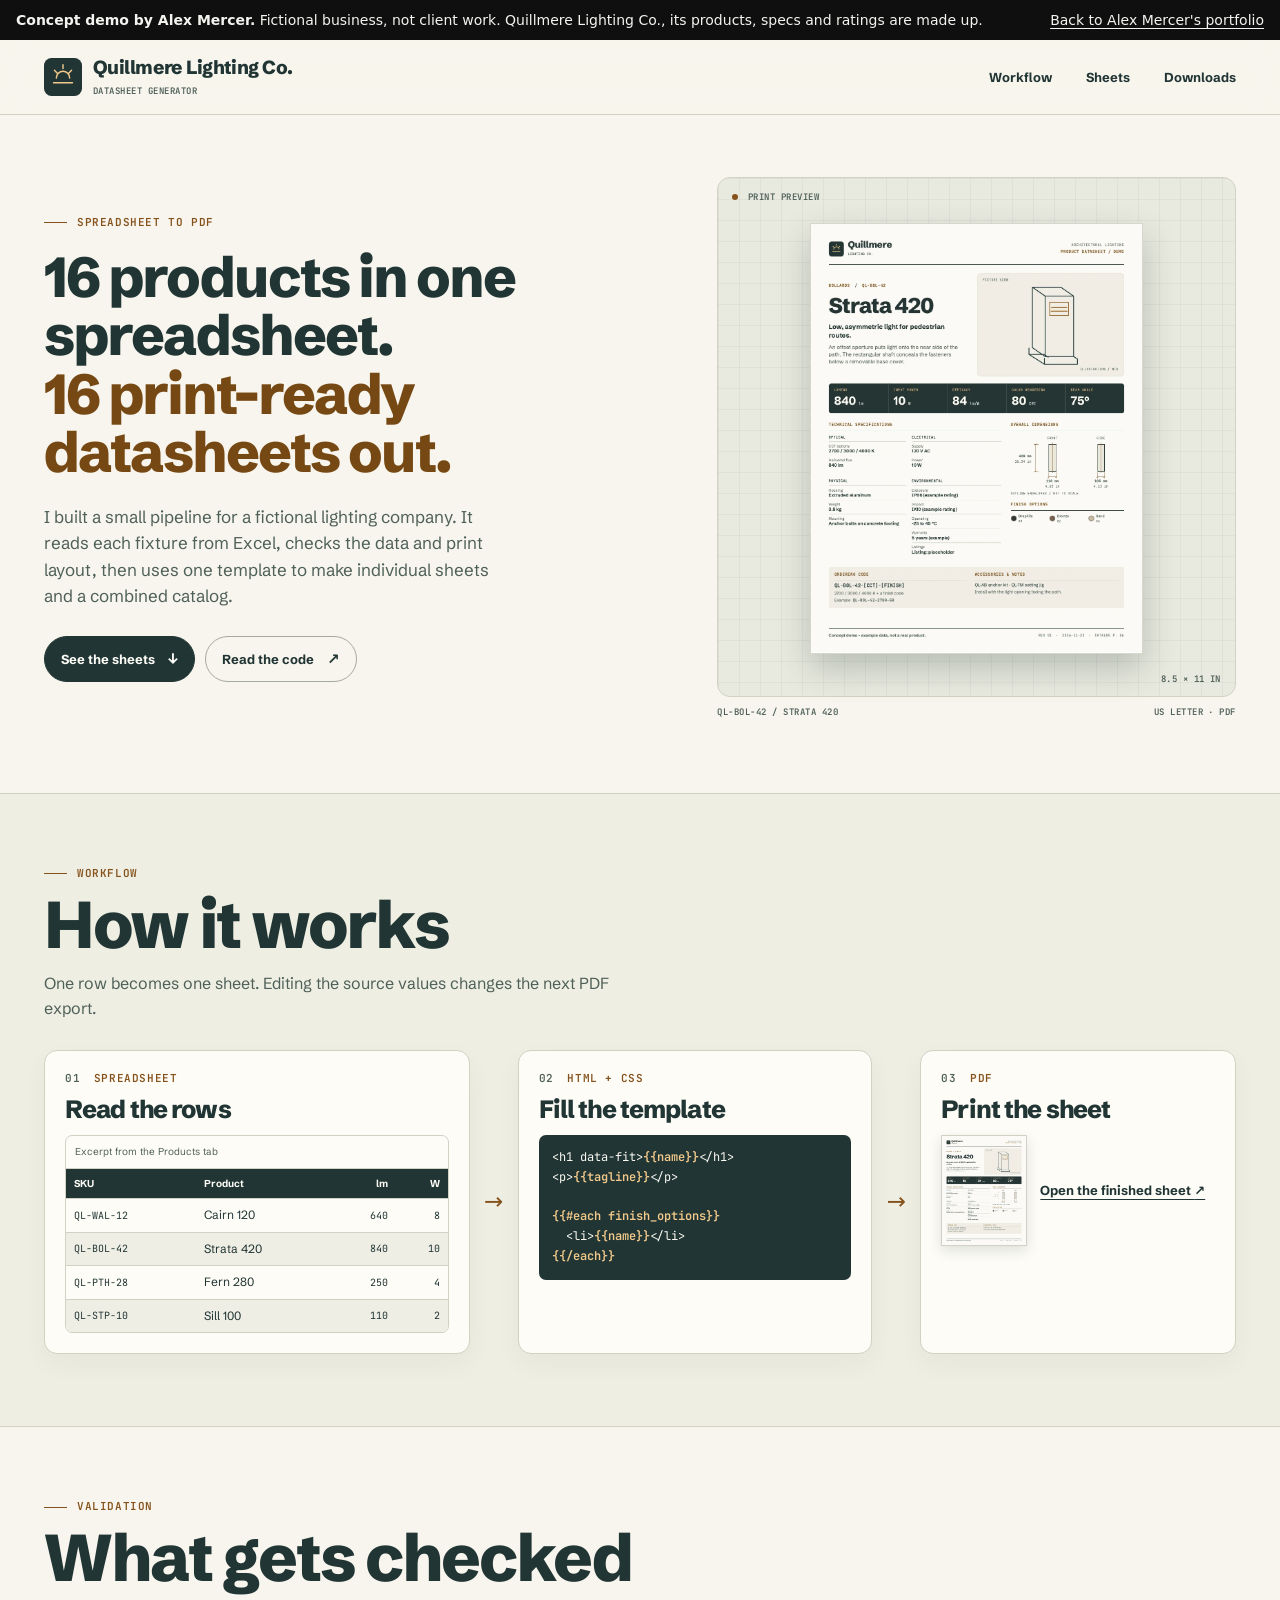
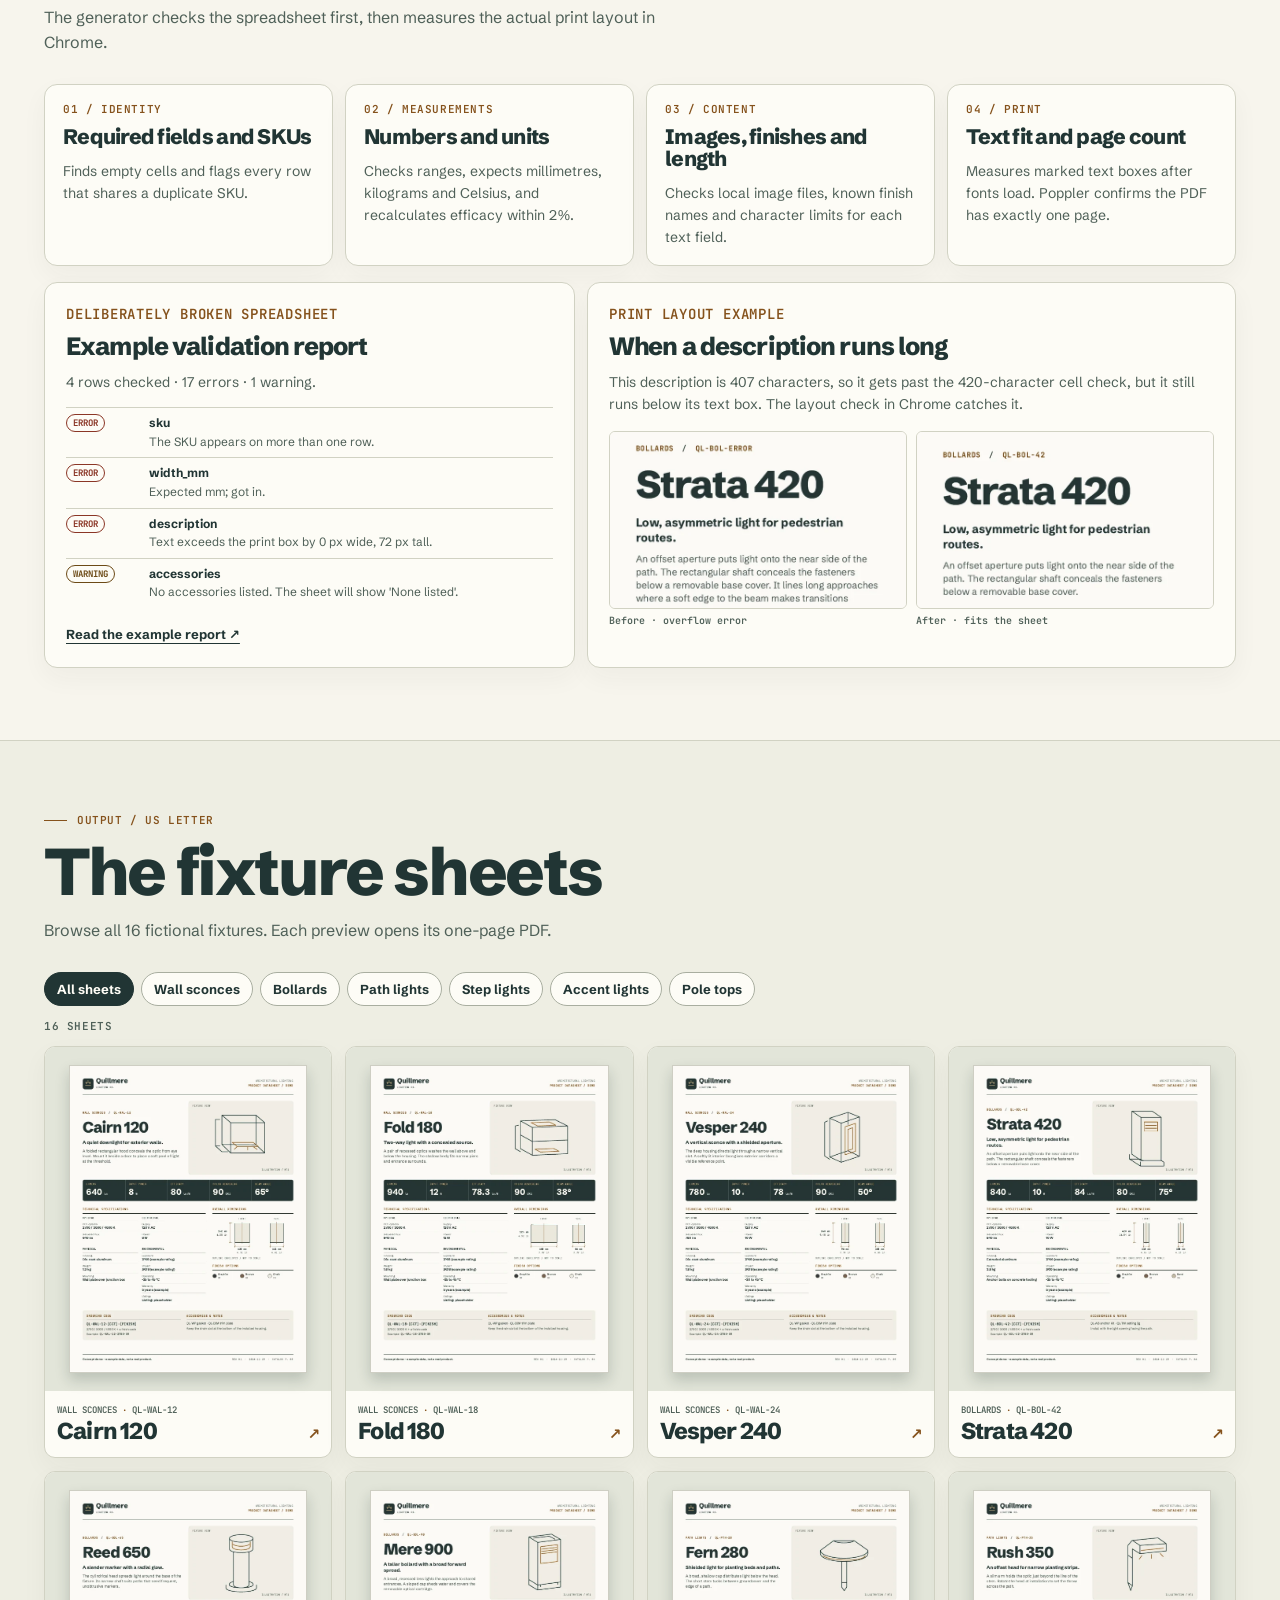
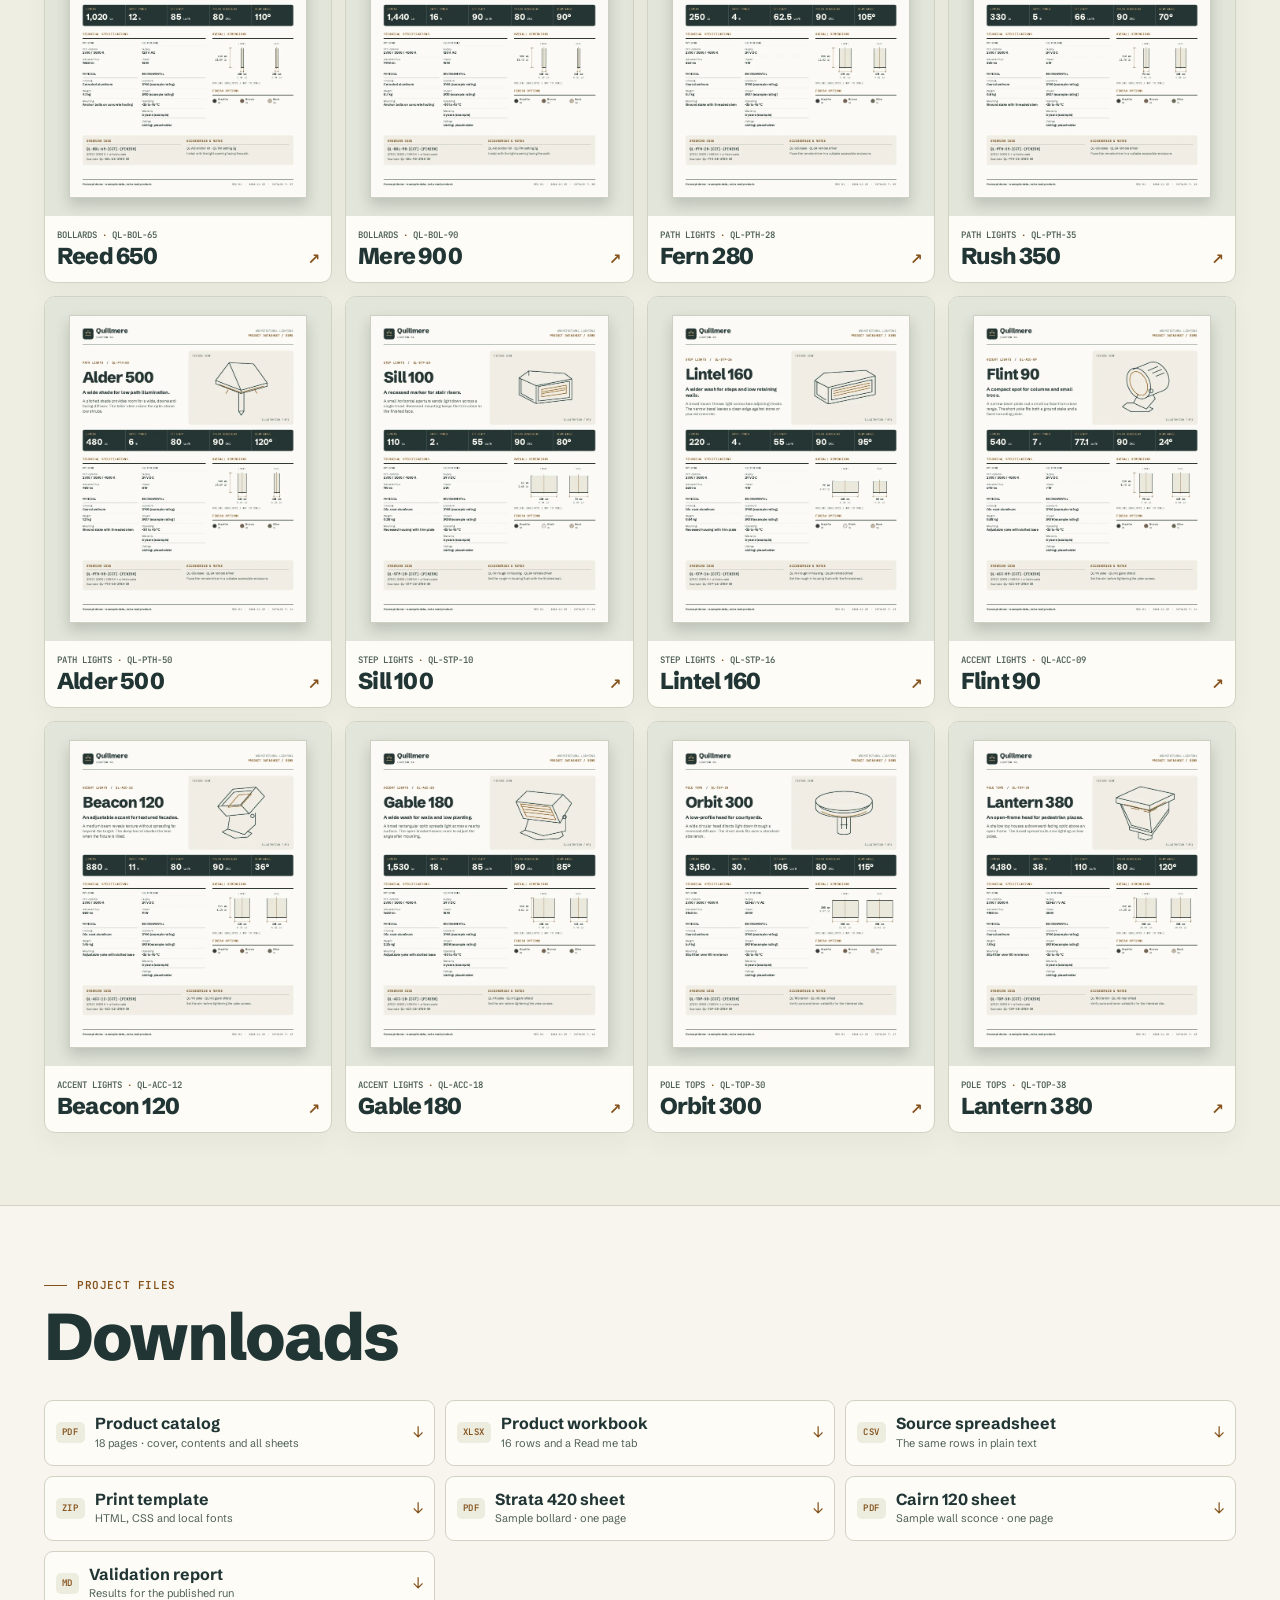
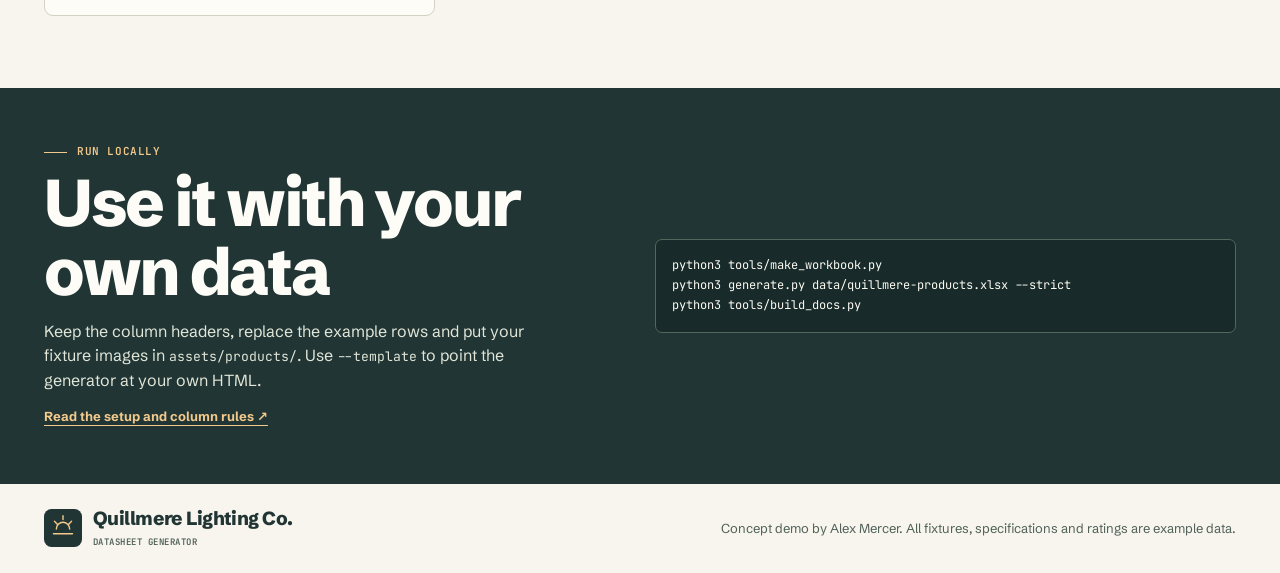
<file: docs/index.html>
<!doctype html>
<html lang="en">
<head>
  <meta charset="utf-8">
  <meta name="viewport" content="width=device-width, initial-scale=1">
  <meta name="robots" content="noindex">
  <link rel="icon" href="data:image/svg+xml,%3Csvg xmlns='http://www.w3.org/2000/svg' viewBox='0 0 32 32'%3E%3Crect width='32' height='32' rx='7' fill='%23243534'/%3E%3Cpath d='M9 21h14M16 9v4M10 12l2 2.5M22 12l-2 2.5' stroke='%23f2c989' stroke-width='2.4' stroke-linecap='round'/%3E%3C/svg%3E">
  <meta name="description" content="A portfolio concept demo that turns a product spreadsheet into print-ready lighting datasheets.">
  <title>Quillmere Lighting Co. / Datasheet Generator</title>
  <link rel="stylesheet" href="style.css">
  <script src="filters.js" defer></script>
</head>
<body>
<div class="am-demo-bar" role="note" style="font:14px/1.45 system-ui,-apple-system,'Segoe UI',sans-serif;background:#0f0f0f;color:#f3f3ef;padding:10px 16px;display:flex;flex-wrap:wrap;gap:6px 18px;justify-content:space-between;align-items:center;position:relative;z-index:50"><span><b>Concept demo by Alex Mercer.</b> Fictional business, not client work. Quillmere Lighting Co., its products, specs and ratings are made up.</span><a href="../index.html" style="color:#f3f3ef;text-decoration:underline;text-underline-offset:3px">Back to Alex Mercer&#39;s portfolio</a></div>
<header class="site-header">
  <div class="wrap nav-row">
    <a class="site-brand" href="#top"><svg viewBox="0 0 40 40" aria-hidden="true"><rect width="40" height="40" rx="8"/><path d="M10 26h20M13 21a7 7 0 0 1 14 0M20 7v4m-9 2 3 3m15-3-3 3"/></svg><span><b>Quillmere Lighting Co.</b><small>Datasheet generator</small></span></a>
    <nav aria-label="Project sections">
      <a href="#workflow">Workflow</a><a href="#sheets">Sheets</a><a href="#downloads">Downloads</a>
    </nav>
  </div>
</header>

<main id="top">
  <section class="hero wrap" aria-labelledby="hero-title">
    <div class="hero-copy">
      <p class="eyebrow ruled">Spreadsheet to PDF</p>
      <h1 id="hero-title">16 products in one spreadsheet.<br><span>16 print-ready datasheets out.</span></h1>
      <p class="lede">I built a small pipeline for a fictional lighting company. It reads each fixture from Excel, checks the data and print layout, then uses one template to make individual sheets and a combined catalog.</p>
      <div class="actions">
        <a class="button primary" href="#sheets">See the sheets <span aria-hidden="true">↓</span></a>
        <a class="button" href="https://github.com/alexmercer-projects/quillmere-datasheet-generator">Read the code <span aria-hidden="true">↗</span></a>
      </div>
    </div>
    <figure class="hero-visual">
      <div class="drawing-board">
        <span class="board-label"><span></span> Print preview</span>
        <a href="sheets/QL-BOL-42.pdf" aria-label="Open the Strata 420 PDF">
          <img src="img/featured.webp" width="960" height="1243" alt="Full Strata 420 sheet with a bollard drawing, specifications and finish swatches" fetchpriority="high">
        </a>
        <span class="board-size">8.5 × 11 IN</span>
      </div>
      <figcaption><span>QL-BOL-42 / Strata 420</span><span>US Letter · PDF</span></figcaption>
    </figure>
  </section>

  <section id="workflow" class="band workflow-band">
    <div class="wrap">
      <div class="section-head">
        <p class="eyebrow ruled">Workflow</p>
        <h2>How it works</h2>
        <p>One row becomes one sheet. Editing the source values changes the next PDF export.</p>
      </div>
      <div class="workflow">
        <article class="step">
          <p class="eyebrow"><span>01</span> Spreadsheet</p>
          <h3>Read the rows</h3>
          <div class="table-scroll" tabindex="0" aria-label="Scrollable product spreadsheet excerpt">
            <table>
              <caption>Excerpt from the Products tab</caption>
              <thead><tr><th scope="col">SKU</th><th scope="col">Product</th><th scope="col">lm</th><th scope="col">W</th></tr></thead>
              <tbody>
                <tr><td>QL-WAL-12</td><td>Cairn 120</td><td>640</td><td>8</td></tr><tr><td>QL-BOL-42</td><td>Strata 420</td><td>840</td><td>10</td></tr><tr><td>QL-PTH-28</td><td>Fern 280</td><td>250</td><td>4</td></tr><tr><td>QL-STP-10</td><td>Sill 100</td><td>110</td><td>2</td></tr>
              </tbody>
            </table>
          </div>
        </article>
        <span class="flow-arrow" aria-hidden="true">→</span>
        <article class="step code-step">
          <p class="eyebrow"><span>02</span> HTML + CSS</p>
          <h3>Fill the template</h3>
          <pre><code>&lt;h1 data-fit&gt;<b>&#123;&#123;name&#125;&#125;</b>&lt;/h1&gt;
&lt;p&gt;<b>&#123;&#123;tagline&#125;&#125;</b>&lt;/p&gt;

<b>&#123;&#123;#each finish_options&#125;&#125;</b>
  &lt;li&gt;<b>&#123;&#123;name&#125;&#125;</b>&lt;/li&gt;
<b>&#123;&#123;/each&#125;&#125;</b></code></pre>
        </article>
        <span class="flow-arrow" aria-hidden="true">→</span>
        <article class="step output-step">
          <p class="eyebrow"><span>03</span> PDF</p>
          <h3>Print the sheet</h3>
          <a href="sheets/QL-BOL-42.pdf">
            <img src="img/QL-BOL-42.webp" width="600" height="777" alt="Strata 420 finished datasheet" loading="lazy">
            <span>Open the finished sheet <span aria-hidden="true">↗</span></span>
          </a>
        </article>
      </div>
    </div>
  </section>

  <section id="checks" class="band wrap">
    <div class="section-head">
      <p class="eyebrow ruled">Validation</p>
      <h2>What gets checked</h2>
      <p>The generator checks the spreadsheet first, then measures the actual print layout in Chrome.</p>
    </div>
    <div class="check-grid">
      <article class="check"><p class="eyebrow">01 / Identity</p><h3>Required fields and SKUs</h3><p>Finds empty cells and flags every row that shares a duplicate SKU.</p></article>
      <article class="check"><p class="eyebrow">02 / Measurements</p><h3>Numbers and units</h3><p>Checks ranges, expects millimetres, kilograms and Celsius, and recalculates efficacy within 2%.</p></article>
      <article class="check"><p class="eyebrow">03 / Content</p><h3>Images, finishes and length</h3><p>Checks local image files, known finish names and character limits for each text field.</p></article>
      <article class="check"><p class="eyebrow">04 / Print</p><h3>Text fit and page count</h3><p>Measures marked text boxes after fonts load. Poppler confirms the PDF has exactly one page.</p></article>
    </div>
    <div class="example">
      <div class="report-example">
        <p class="eyebrow">Deliberately broken spreadsheet</p>
        <h3>Example validation report</h3>
        <p>4 rows checked · 17 errors · 1 warning.</p>
        <ul class="findings">
          <li><span class="severity error">error</span><div><strong>sku</strong><span>The SKU appears on more than one row.</span></div></li><li><span class="severity error">error</span><div><strong>width_mm</strong><span>Expected mm; got in.</span></div></li><li><span class="severity error">error</span><div><strong>description</strong><span>Text exceeds the print box by 0 px wide, 72 px tall.</span></div></li><li><span class="severity warning">warning</span><div><strong>accessories</strong><span>No accessories listed. The sheet will show &#x27;None listed&#x27;.</span></div></li>
        </ul>
        <a class="text-link" href="files/example-validation-report.md">Read the example report <span aria-hidden="true">↗</span></a>
      </div>
      <div class="overflow-example">
        <p class="eyebrow">Print layout example</p>
        <h3>When a description runs long</h3>
        <p>This description is 407 characters, so it gets past the 420-character cell check, but it still runs below its text box. The layout check in Chrome catches it.</p>
        <div class="comparison">
          <figure><img src="img/overflow-before.webp" width="640" height="380" loading="lazy" alt="Long description clipped before its final sentences"><figcaption>Before · overflow error</figcaption></figure>
          <figure><img src="img/overflow-after.webp" width="640" height="380" loading="lazy" alt="Shortened description fitting on the Strata 420 sheet"><figcaption>After · fits the sheet</figcaption></figure>
        </div>
      </div>
    </div>
  </section>

  <section id="sheets" class="band gallery-band">
    <div class="wrap">
      <div class="section-head">
        <p class="eyebrow ruled">Output / US Letter</p>
        <h2>The fixture sheets</h2>
        <p>Browse all 16 fictional fixtures. Each preview opens its one-page PDF.</p>
      </div>
      <div class="filters" role="group" aria-label="Filter sheets by fixture family">
        <button type="button" data-filter="" aria-pressed="true">All sheets</button>
        <button type="button" data-filter="Wall sconces" aria-pressed="false">Wall sconces</button><button type="button" data-filter="Bollards" aria-pressed="false">Bollards</button><button type="button" data-filter="Path lights" aria-pressed="false">Path lights</button><button type="button" data-filter="Step lights" aria-pressed="false">Step lights</button><button type="button" data-filter="Accent lights" aria-pressed="false">Accent lights</button><button type="button" data-filter="Pole tops" aria-pressed="false">Pole tops</button>
      </div>
      <p class="sheet-count" aria-live="polite">16 sheets</p>
      <div class="sheet-grid">
        
        <article class="sheet-card" data-family="Wall sconces">
          <a href="sheets/QL-WAL-12.pdf">
            <div class="thumb"><img src="img/QL-WAL-12.webp" width="600" height="777" alt="Cairn 120 datasheet preview with fixture line art" loading="lazy"></div>
            <div class="card-label">
              <p>Wall sconces <span>·</span> QL-WAL-12</p>
              <h3>Cairn 120<span aria-hidden="true">↗</span></h3>
            </div>
          </a>
        </article>
        
        <article class="sheet-card" data-family="Wall sconces">
          <a href="sheets/QL-WAL-18.pdf">
            <div class="thumb"><img src="img/QL-WAL-18.webp" width="600" height="777" alt="Fold 180 datasheet preview with fixture line art" loading="lazy"></div>
            <div class="card-label">
              <p>Wall sconces <span>·</span> QL-WAL-18</p>
              <h3>Fold 180<span aria-hidden="true">↗</span></h3>
            </div>
          </a>
        </article>
        
        <article class="sheet-card" data-family="Wall sconces">
          <a href="sheets/QL-WAL-24.pdf">
            <div class="thumb"><img src="img/QL-WAL-24.webp" width="600" height="777" alt="Vesper 240 datasheet preview with fixture line art" loading="lazy"></div>
            <div class="card-label">
              <p>Wall sconces <span>·</span> QL-WAL-24</p>
              <h3>Vesper 240<span aria-hidden="true">↗</span></h3>
            </div>
          </a>
        </article>
        
        <article class="sheet-card" data-family="Bollards">
          <a href="sheets/QL-BOL-42.pdf">
            <div class="thumb"><img src="img/QL-BOL-42.webp" width="600" height="777" alt="Strata 420 datasheet preview with fixture line art" loading="lazy"></div>
            <div class="card-label">
              <p>Bollards <span>·</span> QL-BOL-42</p>
              <h3>Strata 420<span aria-hidden="true">↗</span></h3>
            </div>
          </a>
        </article>
        
        <article class="sheet-card" data-family="Bollards">
          <a href="sheets/QL-BOL-65.pdf">
            <div class="thumb"><img src="img/QL-BOL-65.webp" width="600" height="777" alt="Reed 650 datasheet preview with fixture line art" loading="lazy"></div>
            <div class="card-label">
              <p>Bollards <span>·</span> QL-BOL-65</p>
              <h3>Reed 650<span aria-hidden="true">↗</span></h3>
            </div>
          </a>
        </article>
        
        <article class="sheet-card" data-family="Bollards">
          <a href="sheets/QL-BOL-90.pdf">
            <div class="thumb"><img src="img/QL-BOL-90.webp" width="600" height="777" alt="Mere 900 datasheet preview with fixture line art" loading="lazy"></div>
            <div class="card-label">
              <p>Bollards <span>·</span> QL-BOL-90</p>
              <h3>Mere 900<span aria-hidden="true">↗</span></h3>
            </div>
          </a>
        </article>
        
        <article class="sheet-card" data-family="Path lights">
          <a href="sheets/QL-PTH-28.pdf">
            <div class="thumb"><img src="img/QL-PTH-28.webp" width="600" height="777" alt="Fern 280 datasheet preview with fixture line art" loading="lazy"></div>
            <div class="card-label">
              <p>Path lights <span>·</span> QL-PTH-28</p>
              <h3>Fern 280<span aria-hidden="true">↗</span></h3>
            </div>
          </a>
        </article>
        
        <article class="sheet-card" data-family="Path lights">
          <a href="sheets/QL-PTH-35.pdf">
            <div class="thumb"><img src="img/QL-PTH-35.webp" width="600" height="777" alt="Rush 350 datasheet preview with fixture line art" loading="lazy"></div>
            <div class="card-label">
              <p>Path lights <span>·</span> QL-PTH-35</p>
              <h3>Rush 350<span aria-hidden="true">↗</span></h3>
            </div>
          </a>
        </article>
        
        <article class="sheet-card" data-family="Path lights">
          <a href="sheets/QL-PTH-50.pdf">
            <div class="thumb"><img src="img/QL-PTH-50.webp" width="600" height="777" alt="Alder 500 datasheet preview with fixture line art" loading="lazy"></div>
            <div class="card-label">
              <p>Path lights <span>·</span> QL-PTH-50</p>
              <h3>Alder 500<span aria-hidden="true">↗</span></h3>
            </div>
          </a>
        </article>
        
        <article class="sheet-card" data-family="Step lights">
          <a href="sheets/QL-STP-10.pdf">
            <div class="thumb"><img src="img/QL-STP-10.webp" width="600" height="777" alt="Sill 100 datasheet preview with fixture line art" loading="lazy"></div>
            <div class="card-label">
              <p>Step lights <span>·</span> QL-STP-10</p>
              <h3>Sill 100<span aria-hidden="true">↗</span></h3>
            </div>
          </a>
        </article>
        
        <article class="sheet-card" data-family="Step lights">
          <a href="sheets/QL-STP-16.pdf">
            <div class="thumb"><img src="img/QL-STP-16.webp" width="600" height="777" alt="Lintel 160 datasheet preview with fixture line art" loading="lazy"></div>
            <div class="card-label">
              <p>Step lights <span>·</span> QL-STP-16</p>
              <h3>Lintel 160<span aria-hidden="true">↗</span></h3>
            </div>
          </a>
        </article>
        
        <article class="sheet-card" data-family="Accent lights">
          <a href="sheets/QL-ACC-09.pdf">
            <div class="thumb"><img src="img/QL-ACC-09.webp" width="600" height="777" alt="Flint 90 datasheet preview with fixture line art" loading="lazy"></div>
            <div class="card-label">
              <p>Accent lights <span>·</span> QL-ACC-09</p>
              <h3>Flint 90<span aria-hidden="true">↗</span></h3>
            </div>
          </a>
        </article>
        
        <article class="sheet-card" data-family="Accent lights">
          <a href="sheets/QL-ACC-12.pdf">
            <div class="thumb"><img src="img/QL-ACC-12.webp" width="600" height="777" alt="Beacon 120 datasheet preview with fixture line art" loading="lazy"></div>
            <div class="card-label">
              <p>Accent lights <span>·</span> QL-ACC-12</p>
              <h3>Beacon 120<span aria-hidden="true">↗</span></h3>
            </div>
          </a>
        </article>
        
        <article class="sheet-card" data-family="Accent lights">
          <a href="sheets/QL-ACC-18.pdf">
            <div class="thumb"><img src="img/QL-ACC-18.webp" width="600" height="777" alt="Gable 180 datasheet preview with fixture line art" loading="lazy"></div>
            <div class="card-label">
              <p>Accent lights <span>·</span> QL-ACC-18</p>
              <h3>Gable 180<span aria-hidden="true">↗</span></h3>
            </div>
          </a>
        </article>
        
        <article class="sheet-card" data-family="Pole tops">
          <a href="sheets/QL-TOP-30.pdf">
            <div class="thumb"><img src="img/QL-TOP-30.webp" width="600" height="777" alt="Orbit 300 datasheet preview with fixture line art" loading="lazy"></div>
            <div class="card-label">
              <p>Pole tops <span>·</span> QL-TOP-30</p>
              <h3>Orbit 300<span aria-hidden="true">↗</span></h3>
            </div>
          </a>
        </article>
        
        <article class="sheet-card" data-family="Pole tops">
          <a href="sheets/QL-TOP-38.pdf">
            <div class="thumb"><img src="img/QL-TOP-38.webp" width="600" height="777" alt="Lantern 380 datasheet preview with fixture line art" loading="lazy"></div>
            <div class="card-label">
              <p>Pole tops <span>·</span> QL-TOP-38</p>
              <h3>Lantern 380<span aria-hidden="true">↗</span></h3>
            </div>
          </a>
        </article>
        
      </div>
    </div>
  </section>

  <section id="downloads" class="band wrap">
    <div class="section-head">
      <p class="eyebrow ruled">Project files</p>
      <h2>Downloads</h2>
    </div>
    <div class="downloads">
      
      <a href="files/quillmere-catalog-DEMO.pdf" download><span class="filetype">PDF</span><span><b>Product catalog</b><small>18 pages · cover, contents and all sheets</small></span><span class="download-arrow" aria-hidden="true">↓</span></a>
      
      <a href="files/quillmere-products.xlsx" download><span class="filetype">XLSX</span><span><b>Product workbook</b><small>16 rows and a Read me tab</small></span><span class="download-arrow" aria-hidden="true">↓</span></a>
      
      <a href="files/quillmere-products.csv" download><span class="filetype">CSV</span><span><b>Source spreadsheet</b><small>The same rows in plain text</small></span><span class="download-arrow" aria-hidden="true">↓</span></a>
      
      <a href="files/quillmere-template.zip" download><span class="filetype">ZIP</span><span><b>Print template</b><small>HTML, CSS and local fonts</small></span><span class="download-arrow" aria-hidden="true">↓</span></a>
      
      <a href="sheets/QL-BOL-42.pdf" download><span class="filetype">PDF</span><span><b>Strata 420 sheet</b><small>Sample bollard · one page</small></span><span class="download-arrow" aria-hidden="true">↓</span></a>
      
      <a href="sheets/QL-WAL-12.pdf" download><span class="filetype">PDF</span><span><b>Cairn 120 sheet</b><small>Sample wall sconce · one page</small></span><span class="download-arrow" aria-hidden="true">↓</span></a>
      
      <a href="files/validation-report.md" download><span class="filetype">MD</span><span><b>Validation report</b><small>Results for the published run</small></span><span class="download-arrow" aria-hidden="true">↓</span></a>
      
    </div>
  </section>

  <section id="use" class="use-band">
    <div class="wrap use-grid">
      <div>
        <p class="eyebrow ruled">Run locally</p>
        <h2>Use it with your own data</h2>
        <p>Keep the column headers, replace the example rows and put your fixture images in <code>assets/products/</code>. Use <code>--template</code> to point the generator at your own HTML.</p>
        <a class="text-link" href="https://github.com/alexmercer-projects/quillmere-datasheet-generator">Read the setup and column rules <span aria-hidden="true">↗</span></a>
      </div>
      <pre><code>python3 tools/make_workbook.py
python3 generate.py data/quillmere-products.xlsx --strict
python3 tools/build_docs.py</code></pre>
    </div>
  </section>
</main>
<footer class="site-footer">
  <div class="wrap">
    <a class="site-brand" href="#top"><svg viewBox="0 0 40 40" aria-hidden="true"><rect width="40" height="40" rx="8"/><path d="M10 26h20M13 21a7 7 0 0 1 14 0M20 7v4m-9 2 3 3m15-3-3 3"/></svg><span><b>Quillmere Lighting Co.</b><small>Datasheet generator</small></span></a>
    <p>Concept demo by Alex Mercer. All fixtures, specifications and ratings are example data.</p>
  </div>
</footer>
</body>
</html>
</file>
<file: docs/style.css>
@font-face { font-family: Schibsted; src: url("fonts/SchibstedGrotesk.woff2") format("woff2"); font-weight: 100 900; font-display: swap; }
@font-face { font-family: JetBrains; src: url("fonts/JetBrainsMono.woff2") format("woff2"); font-weight: 100 800; font-display: swap; }

:root {
  color-scheme: light;
  --paper: #f7f5ed;
  --card: #fdfcf6;
  --ink: #213534;
  --muted: #4f6058;
  --accent: #85521c;
  --bright: #f3ca8b;
  --line: #d1d2c3;
  --tint: #ececdf;
  --mono: JetBrains, ui-monospace, monospace;
  --shadow: 0 10px 26px #2336320b;
}
* { box-sizing: border-box; }
html { scroll-padding-top: 96px; }
body { margin: 0; color: var(--ink); background: var(--paper); font: 16px/1.55 Schibsted, system-ui, sans-serif; }
a { color: inherit; }
a, button { -webkit-tap-highlight-color: transparent; }
:focus-visible { outline: 3px solid #a36320; outline-offset: 4px; }
img { max-width: 100%; height: auto; display: block; }
h1, h2, h3, p, figure { margin: 0; }
h1, h2, h3 { font-weight: 800; letter-spacing: -.035em; line-height: 1.04; }
h2 { font-size: clamp(38px, 5.4vw, 66px); }
h3 { font-size: 25px; }
p + p { margin-top: .6em; }
code, pre { font-family: var(--mono); }
.wrap { width: min(1192px, calc(100% - 80px)); margin-inline: auto; }

.site-header { position: sticky; top: 0; z-index: 10; background: #f7f5edf2; backdrop-filter: blur(12px); border-bottom: 1px solid var(--line); }
.nav-row { min-height: 74px; display: flex; align-items: center; justify-content: space-between; gap: 20px; }
.site-brand { display: inline-flex; align-items: center; gap: 11px; text-decoration: none; line-height: 1.15; }
.site-brand svg { width: 38px; height: 38px; flex: 0 0 auto; }
.site-brand svg rect { fill: var(--ink); }
.site-brand svg path { stroke: var(--bright); stroke-width: 1.5; stroke-linecap: round; fill: none; }
.site-brand b { display: block; font-size: 19px; font-weight: 800; letter-spacing: -.03em; }
.site-brand small, .eyebrow, .board-label, .board-size, .hero-visual figcaption, .sheet-count, .filetype {
  font: 600 11px/1.45 var(--mono); text-transform: uppercase; letter-spacing: .055em;
}
.site-brand small { color: var(--muted); font-size: 9px; }
nav { display: flex; gap: clamp(16px, 3vw, 34px); font-size: 13px; font-weight: 700; }
nav a { text-decoration: none; }
nav a:hover, .text-link:hover { color: var(--accent); text-decoration: underline; text-underline-offset: 4px; }

.hero { display: grid; grid-template-columns: 1.15fr 1fr; gap: clamp(30px, 6vw, 85px); align-items: center; padding: 62px 0 74px; }
.eyebrow { color: var(--accent); }
.ruled { display: flex; align-items: center; gap: 10px; }
.ruled::before { content: ""; flex: 0 0 23px; height: 1px; background: currentColor; }
.hero h1 { font-size: clamp(40px, 4.4vw, 64px); margin: 17px 0 22px; }
.hero h1 span { color: #764914; }
.lede { font-size: 17px; max-width: 46ch; color: var(--muted); }
.actions { display: flex; flex-wrap: wrap; gap: 10px; margin-top: 27px; }
.button { display: inline-flex; align-items: center; gap: 13px; justify-content: center; padding: 10px 16px; border: 1px solid #a6aa9c; border-radius: 999px; text-decoration: none; font-weight: 700; font-size: 13px; }
.button:hover { background: var(--tint); border-color: var(--ink); }
.button.primary { background: var(--ink); color: var(--card); border-color: var(--ink); }
.button.primary:hover { background: #344e49; }
.button span { font-size: 15px; }
.drawing-board {
  padding: 45px 32px 42px; display: grid; place-items: center; position: relative; background: #e9eadf;
  background-image: linear-gradient(#2135340c 1px, transparent 1px), linear-gradient(90deg, #2135340c 1px, transparent 1px);
  background-size: 21px 21px; border: 1px solid var(--line); border-radius: 13px;
}
.drawing-board a { width: min(100%, 333px); box-shadow: 0 14px 32px #182e2b3d; border: 1px solid #d7d7ce; }
.drawing-board a:hover { box-shadow: 0 17px 35px #182e2b60; }
.board-label, .board-size { position: absolute; color: var(--muted); font-size: 9px; }
.board-label { left: 14px; top: 13px; }
.board-label span { display: inline-block; width: 6px; height: 6px; background: var(--accent); border-radius: 100%; margin-right: 4px; }
.board-size { right: 14px; bottom: 10px; }
.hero-visual figcaption { display: flex; flex-wrap: wrap; justify-content: space-between; gap: 4px 12px; margin-top: 9px; color: var(--muted); font-size: 9px; }

.band { padding-block: 72px; }
.workflow-band, .gallery-band { border-block: 1px solid var(--line); background: #eeeee3; }
.section-head { max-width: 62ch; margin-bottom: 29px; }
.section-head h2, .use-grid h2 { margin: 9px 0 12px; }
.section-head > p:last-child, .check > p:last-child, .example p:not(.eyebrow) { color: var(--muted); }
.workflow { display: grid; grid-template-columns: 1.2fr 24px 1fr 24px .89fr; gap: 12px; }
.step, .check, .example > div { min-width: 0; border: 1px solid var(--line); border-radius: 13px; background: var(--card); box-shadow: var(--shadow); }
.step { padding: 20px; }
.step .eyebrow span { color: var(--muted); margin-right: 6px; }
.step h3, .check h3, .example h3 { margin: 9px 0 13px; }
.flow-arrow { align-self: center; justify-self: center; color: var(--accent); font-size: 23px; }
.table-scroll { overflow-x: auto; border: 1px solid var(--line); border-radius: 7px; }
table { width: 100%; min-width: 296px; border-collapse: collapse; white-space: nowrap; font-size: 12px; }
caption { text-align: left; padding: 8px 9px; color: var(--muted); font-size: 10px; }
th, td { padding: 7px 8px; text-align: left; border-top: 1px solid var(--line); }
th { color: var(--card); background: var(--ink); font-size: 10px; }
td:first-child, td:nth-child(n+3) { font-family: var(--mono); font-size: 10px; }
td:nth-child(n+3), th:nth-child(n+3) { text-align: right; }
tr:nth-child(even) td { background: #eeeee4; }
pre { margin: 0; overflow: auto; white-space: pre-wrap; overflow-wrap: anywhere; background: var(--ink); color: #fbfaf3; border-radius: 7px; padding: 13px; font-size: 12px; line-height: 1.65; }
pre b { color: var(--bright); font-weight: 600; }
.output-step a { display: grid; grid-template-columns: 86px 1fr; align-items: center; gap: 13px; font-weight: 700; font-size: 13px; text-underline-offset: 4px; }
.output-step img { box-shadow: 0 5px 12px #23363222; border: 1px solid var(--line); }

.check-grid { display: grid; grid-template-columns: repeat(4, 1fr); gap: 12px; }
.check { padding: 17px 18px; }
.check h3 { font-size: 21px; }
.check p:last-child, .example p { font-size: 14px; }
.example { margin-top: 16px; display: grid; grid-template-columns: .9fr 1.1fr; gap: 12px; }
.example > div { padding: 21px; }
.findings { list-style: none; padding: 0; margin: 13px 0; }
.findings li { display: grid; grid-template-columns: 75px 1fr; align-items: start; gap: 8px; border-top: 1px solid var(--line); padding: 6px 0; overflow-wrap: anywhere; font-size: 12px; }
.findings strong { display: block; }
.findings div span { color: var(--muted); }
.severity { font: 700 9px var(--mono); text-transform: uppercase; border: 1px solid; border-radius: 15px; padding: 2px 6px; width: fit-content; color: #8b3626; }
.severity.warning { color: #6c4a16; }
.comparison { display: grid; grid-template-columns: 1fr 1fr; gap: 9px; margin-top: 15px; }
.comparison img { border: 1px solid var(--line); border-radius: 6px; width: 100%; }
.comparison figcaption { color: var(--muted); margin-top: 4px; font: 600 10px/1.5 var(--mono); }
.text-link { font-weight: 700; font-size: 13px; text-underline-offset: 4px; overflow-wrap: anywhere; }

.filters { display: flex; flex-wrap: wrap; gap: 7px; }
.filters button { cursor: pointer; border: 1px solid #a9aea0; background: var(--card); border-radius: 999px; color: var(--ink); font: 700 13px Schibsted, system-ui, sans-serif; padding: 8px 12px; }
.filters button:hover { border-color: var(--ink); background: #e4e6d8; }
.filters button[aria-pressed="true"] { background: var(--ink); color: #fffdf6; border-color: var(--ink); }
.sheet-count { color: var(--muted); margin: 13px 0 11px; }
.sheet-grid { display: grid; grid-template-columns: repeat(4, minmax(0, 1fr)); gap: 13px; }
.sheet-card { border: 1px solid var(--line); border-radius: 11px; background: var(--card); box-shadow: var(--shadow); }
.sheet-card a { text-decoration: none; display: block; height: 100%; border-radius: inherit; }
.sheet-card a:hover .card-label h3 { color: var(--accent); }
.thumb { background: #e2e5d9; border-radius: 10px 10px 0 0; padding: 18px 24px; }
.thumb img { width: 100%; box-shadow: 0 7px 13px #17292631; border: 1px solid #cecec3; }
.card-label { padding: 13px 12px; }
.card-label p { font: 600 9px/1.45 var(--mono); text-transform: uppercase; color: var(--muted); }
.card-label p span { color: var(--accent); }
.card-label h3 { font-size: 23px; margin-top: 3px; display: flex; align-items: baseline; justify-content: space-between; gap: 4px; }
.card-label h3 span { font-size: 15px; color: var(--accent); }

.downloads { display: grid; grid-template-columns: repeat(3, minmax(0, 1fr)); gap: 10px; }
.downloads a { display: grid; grid-template-columns: auto 1fr auto; align-items: center; gap: 10px; padding: 13px 11px; border: 1px solid var(--line); border-radius: 9px; text-decoration: none; background: var(--card); }
.downloads a:hover { border-color: var(--accent); }
.downloads b, .downloads small { display: block; }
.downloads b { line-height: 1.15; }
.downloads small { color: var(--muted); font-size: 11px; margin-top: 2px; }
.filetype { color: var(--accent); background: var(--tint); padding: 4px 6px; border-radius: 5px; font-size: 9px; }
.download-arrow { color: var(--accent); }

.use-band { background: var(--ink); color: var(--card); padding: 56px 0; }
.use-band .eyebrow, .use-band .text-link { color: var(--bright); }
.use-grid { display: grid; grid-template-columns: 1fr 1fr; align-items: center; gap: 30px; }
.use-grid > div { min-width: 0; }
.use-grid p:not(.eyebrow) { margin-bottom: 10px; max-width: 53ch; color: #e1e6d9; }
.use-grid p code { font-size: .82em; overflow-wrap: anywhere; }
.use-grid pre { background: #182a29; border: 1px solid #55665b; padding: 16px; }
.site-footer { padding-block: 24px; }
.site-footer .wrap { display: flex; justify-content: space-between; align-items: center; flex-wrap: wrap; gap: 14px; }
.site-footer p { color: var(--muted); font-size: 13px; }

@media (max-width: 1000px) {
  .workflow { grid-template-columns: 1.2fr 11px 1fr 11px .88fr; gap: 6px; }
  .step { padding: 14px; }
  .flow-arrow { font-size: 16px; }
  .output-step a { grid-template-columns: 60px 1fr; }
  .check-grid { grid-template-columns: repeat(2, 1fr); }
  .thumb { padding: 13px; }
}
@media (max-width: 760px) {
  .wrap { width: calc(100% - 36px); }
  .hero { grid-template-columns: 1fr; padding-block: 40px; gap: 26px; }
  .hero h1 { max-width: 11ch; }
  .band { padding-block: 47px; }
  .workflow { grid-template-columns: 1fr; }
  .flow-arrow { transform: rotate(90deg); line-height: 1; }
  .output-step a { grid-template-columns: 80px 1fr; }
  .example, .use-grid { grid-template-columns: 1fr; }
  .downloads, .sheet-grid { grid-template-columns: repeat(2, minmax(0, 1fr)); }
}
@media (max-width: 460px) {
  .nav-row { min-height: 61px; gap: 8px; }
  .site-brand { gap: 7px; }
  .site-brand svg { width: 31px; height: 31px; }
  .site-brand b { font-size: 16px; }
  nav { gap: 10px; font-size: 11px; }
  nav a:first-child { display: none; }
  .hero h1 { font-size: clamp(38px, 11vw, 52px); }
  .drawing-board { padding-inline: 26px; }
  .check-grid, .downloads { grid-template-columns: 1fr; }
  .example > div { padding: 15px; }
  .card-label { padding: 10px 8px; }
  .card-label h3 { font-size: 19px; }
  .card-label p { font-size: 8.5px; }
}
</file>
